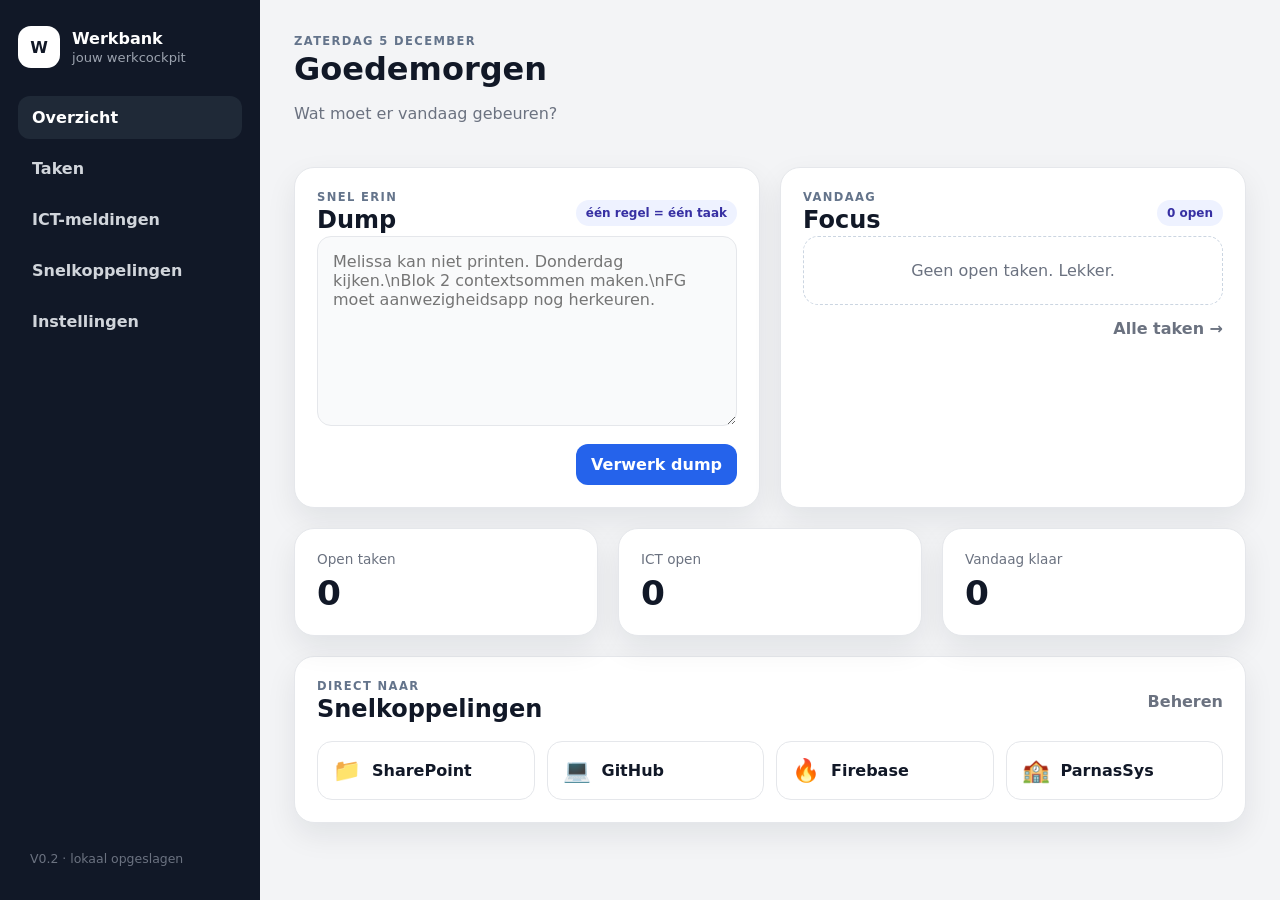
<file: index.html>
<!doctype html>
<html lang="nl">
<head>
  <meta charset="utf-8"><meta name="viewport" content="width=device-width,initial-scale=1"><meta name="theme-color" content="#111827">
  <title>Werkbank</title><link rel="manifest" href="manifest.webmanifest"><link rel="icon" href="icon.svg" type="image/svg+xml"><link rel="stylesheet" href="styles.css">
</head>
<body data-page="dashboard">
<div class="app-shell">
  <aside class="sidebar"><a class="brand" href="index.html"><div class="brand-mark">W</div><div><strong>Werkbank</strong><span>jouw werkcockpit</span></div></a><nav>
    <a class="nav-btn active" href="index.html">Overzicht</a><a class="nav-btn" href="taken.html">Taken</a><a class="nav-btn" href="ict.html">ICT-meldingen</a><a class="nav-btn" href="links.html">Snelkoppelingen</a><a class="nav-btn" href="instellingen.html">Instellingen</a>
  </nav><div class="sidebar-footer">V0.2 · lokaal opgeslagen</div></aside>
  <main>
    <header class="topbar"><div><p class="eyebrow" id="todayLabel"></p><h1 id="greeting">Goedemorgen</h1><p class="muted">Wat moet er vandaag gebeuren?</p></div><button id="installBtn" class="btn secondary hidden">Installeer app</button></header>
    <div class="grid two">
      <section class="card dump-card"><div class="section-heading"><div><p class="eyebrow">Snel erin</p><h2>Dump</h2></div><span class="pill">één regel = één taak</span></div><textarea id="dumpInput" placeholder="Melissa kan niet printen. Donderdag kijken.\nBlok 2 contextsommen maken.\nFG moet aanwezigheidsapp nog herkeuren."></textarea><div class="row end"><button id="dumpBtn" class="btn primary">Verwerk dump</button></div></section>
      <section class="card focus-card"><div class="section-heading"><div><p class="eyebrow">Vandaag</p><h2>Focus</h2></div><span id="openCount" class="pill"></span></div><div id="focusList" class="stack compact"></div><div class="row end"><a class="link-btn text-link" href="taken.html">Alle taken →</a></div></section>
    </div>
    <div class="grid three stats"><article class="stat card"><span>Open taken</span><strong id="statTasks">0</strong></article><article class="stat card"><span>ICT open</span><strong id="statIct">0</strong></article><article class="stat card"><span>Vandaag klaar</span><strong id="statDone">0</strong></article></div>
    <section class="card"><div class="section-heading"><div><p class="eyebrow">Direct naar</p><h2>Snelkoppelingen</h2></div><a class="link-btn text-link" href="links.html">Beheren</a></div><div id="quickLinks" class="quick-links"></div></section>
  </main>
</div>
<script src="app.js"></script></body></html>
</file>
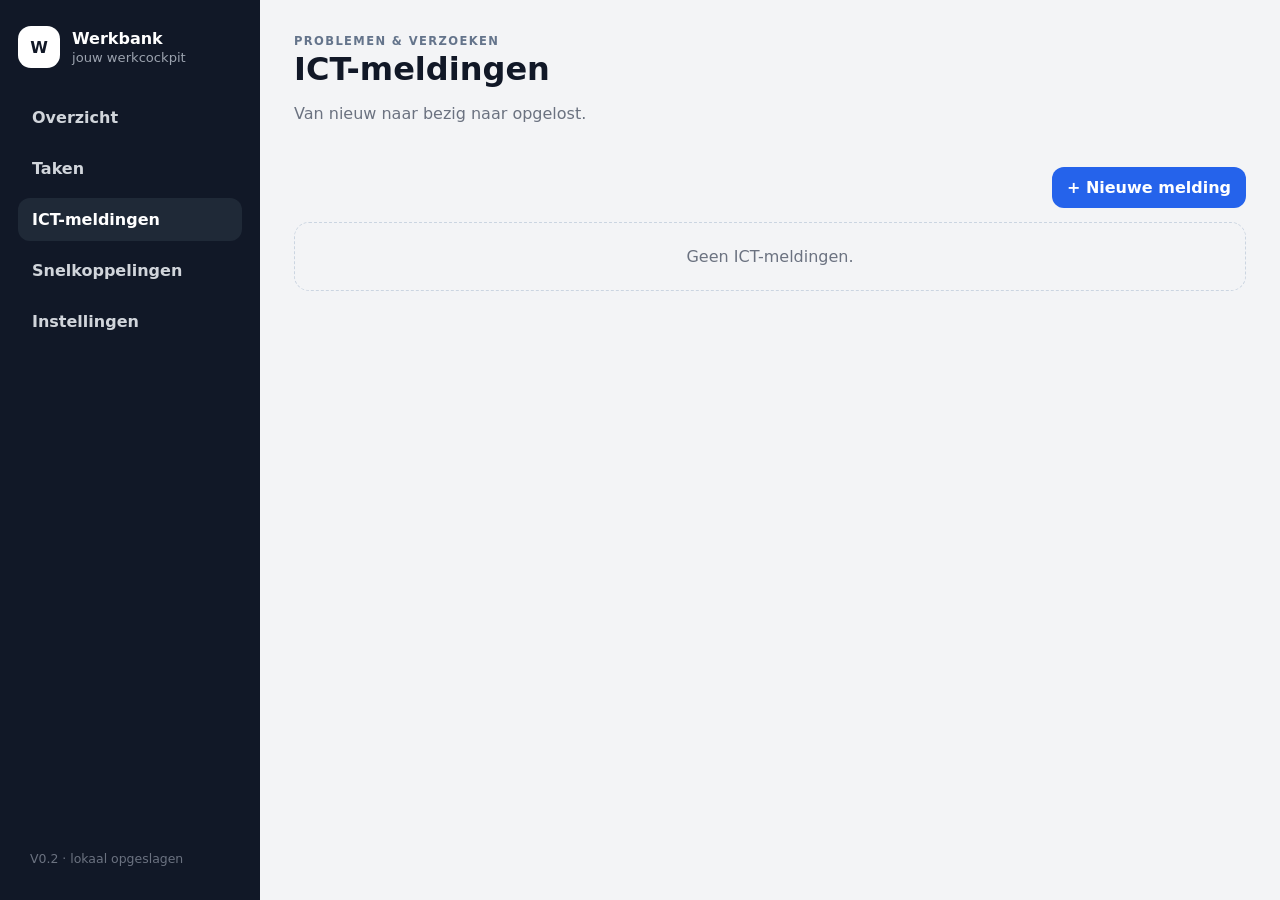
<file: ict.html>
<!doctype html>
<html lang="nl"><head><meta charset="utf-8"><meta name="viewport" content="width=device-width,initial-scale=1"><meta name="theme-color" content="#111827"><title>ICT-meldingen · Werkbank</title><link rel="manifest" href="manifest.webmanifest"><link rel="icon" href="icon.svg" type="image/svg+xml"><link rel="stylesheet" href="styles.css"></head>
<body data-page="ict"><div class="app-shell"><aside class="sidebar"><a class="brand" href="index.html"><div class="brand-mark">W</div><div><strong>Werkbank</strong><span>jouw werkcockpit</span></div></a><nav><a class="nav-btn" href="index.html">Overzicht</a><a class="nav-btn" href="taken.html">Taken</a><a class="nav-btn active" href="ict.html">ICT-meldingen</a><a class="nav-btn" href="links.html">Snelkoppelingen</a><a class="nav-btn" href="instellingen.html">Instellingen</a></nav><div class="sidebar-footer">V0.2 · lokaal opgeslagen</div></aside>
<main><header class="topbar"><div><p class="eyebrow">Problemen & verzoeken</p><h1>ICT-meldingen</h1><p class="muted">Van nieuw naar bezig naar opgelost.</p></div><button id="installBtn" class="btn secondary hidden">Installeer app</button></header><div class="page-heading"><div></div><button id="newIctBtn" class="btn primary">+ Nieuwe melding</button></div><div id="ictList" class="stack"></div></main></div>
<dialog id="itemDialog"><form method="dialog" id="itemForm"><div class="dialog-head"><h3 id="dialogTitle">Nieuwe ICT-melding</h3><button value="cancel" formnovalidate class="icon-btn">×</button></div><input type="hidden" id="formType" value="ict"><input type="hidden" id="formId"><label id="personWrap">Voor wie / locatie<input id="formPerson" maxlength="80"></label><label>Titel<input id="formTitle" required maxlength="120"></label><label>Prioriteit<select id="formPriority"><option value="normal">Normaal</option><option value="high">Hoog</option><option value="low">Laag</option></select></label><label>Notitie<textarea id="formNotes" rows="4"></textarea></label><div class="dialog-actions"><button value="cancel" formnovalidate class="btn secondary">Annuleren</button><button value="default" class="btn primary">Opslaan</button></div></form></dialog><script src="app.js"></script></body></html>
</file>
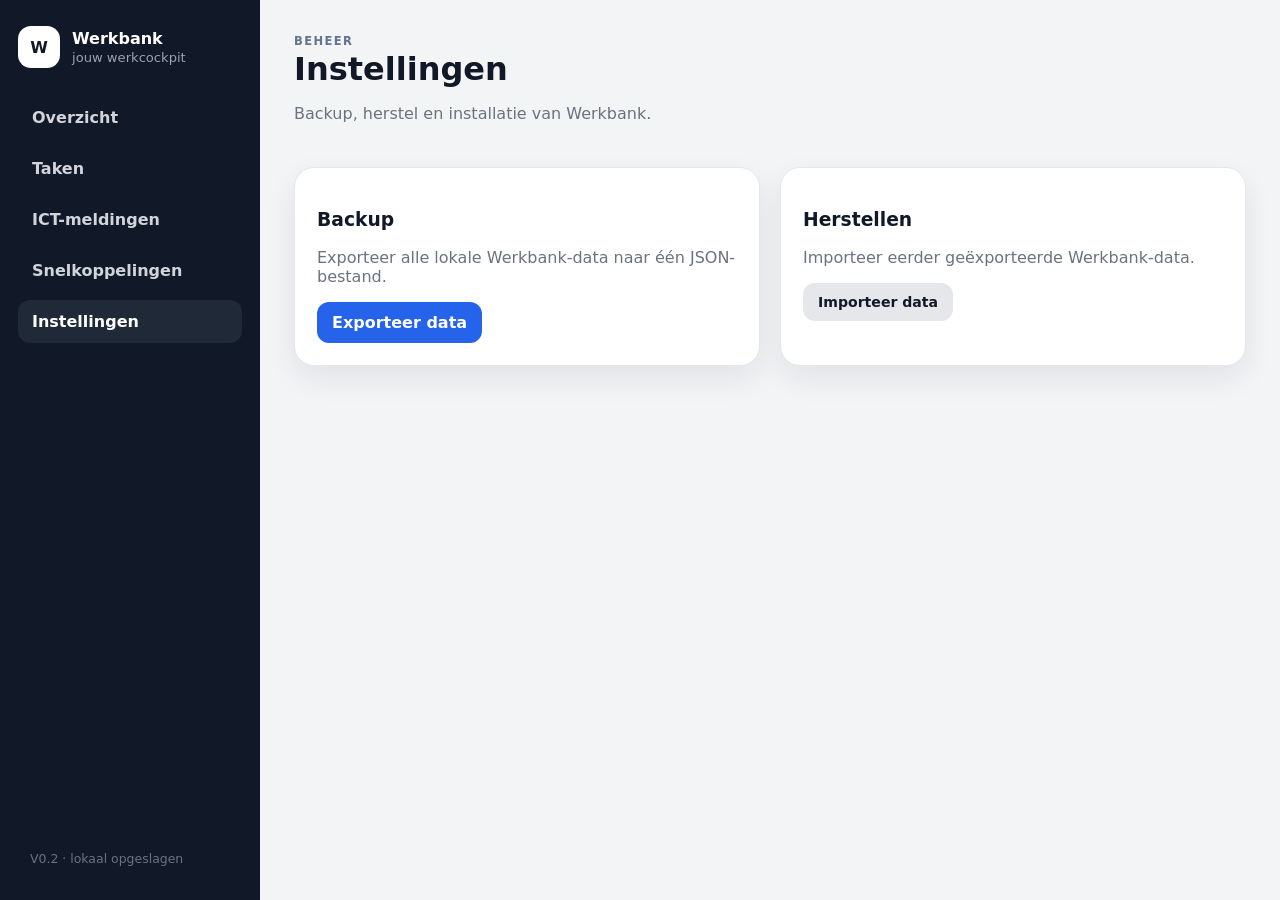
<file: instellingen.html>
<!doctype html>
<html lang="nl"><head><meta charset="utf-8"><meta name="viewport" content="width=device-width,initial-scale=1"><meta name="theme-color" content="#111827"><title>Instellingen · Werkbank</title><link rel="manifest" href="manifest.webmanifest"><link rel="icon" href="icon.svg" type="image/svg+xml"><link rel="stylesheet" href="styles.css"></head>
<body data-page="settings"><div class="app-shell"><aside class="sidebar"><a class="brand" href="index.html"><div class="brand-mark">W</div><div><strong>Werkbank</strong><span>jouw werkcockpit</span></div></a><nav><a class="nav-btn" href="index.html">Overzicht</a><a class="nav-btn" href="taken.html">Taken</a><a class="nav-btn" href="ict.html">ICT-meldingen</a><a class="nav-btn" href="links.html">Snelkoppelingen</a><a class="nav-btn active" href="instellingen.html">Instellingen</a></nav><div class="sidebar-footer">V0.2 · lokaal opgeslagen</div></aside>
<main><header class="topbar"><div><p class="eyebrow">Beheer</p><h1>Instellingen</h1><p class="muted">Backup, herstel en installatie van Werkbank.</p></div><button id="installBtn" class="btn secondary hidden">Installeer app</button></header><div class="grid two"><section class="card"><h3>Backup</h3><p class="muted">Exporteer alle lokale Werkbank-data naar één JSON-bestand.</p><button id="exportBtn" class="btn primary">Exporteer data</button></section><section class="card"><h3>Herstellen</h3><p class="muted">Importeer eerder geëxporteerde Werkbank-data.</p><label class="btn secondary file-btn">Importeer data<input id="importInput" type="file" accept="application/json" hidden></label></section></div></main></div><script src="app.js"></script></body></html>
</file>
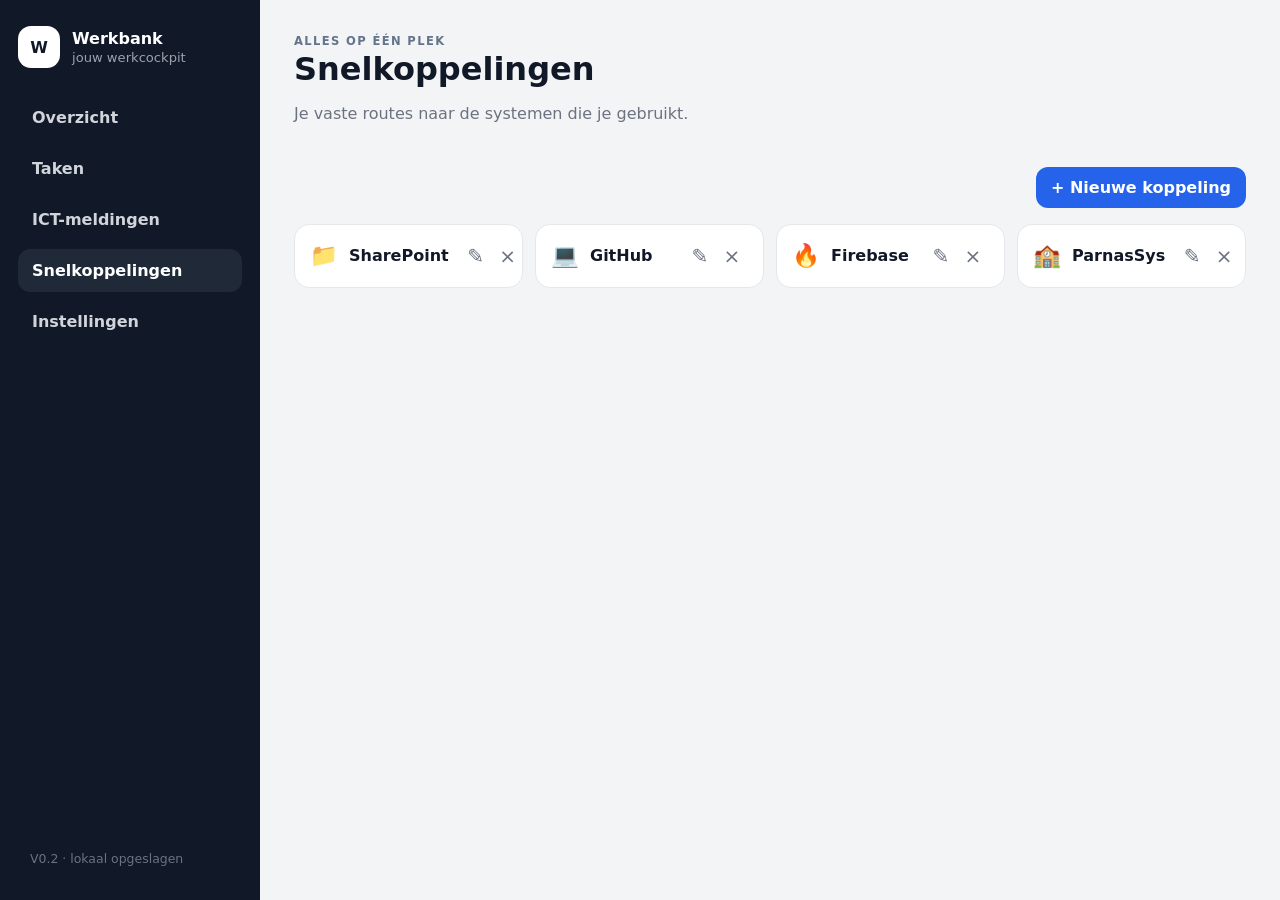
<file: links.html>
<!doctype html>
<html lang="nl"><head><meta charset="utf-8"><meta name="viewport" content="width=device-width,initial-scale=1"><meta name="theme-color" content="#111827"><title>Snelkoppelingen · Werkbank</title><link rel="manifest" href="manifest.webmanifest"><link rel="icon" href="icon.svg" type="image/svg+xml"><link rel="stylesheet" href="styles.css"></head>
<body data-page="links"><div class="app-shell"><aside class="sidebar"><a class="brand" href="index.html"><div class="brand-mark">W</div><div><strong>Werkbank</strong><span>jouw werkcockpit</span></div></a><nav><a class="nav-btn" href="index.html">Overzicht</a><a class="nav-btn" href="taken.html">Taken</a><a class="nav-btn" href="ict.html">ICT-meldingen</a><a class="nav-btn active" href="links.html">Snelkoppelingen</a><a class="nav-btn" href="instellingen.html">Instellingen</a></nav><div class="sidebar-footer">V0.2 · lokaal opgeslagen</div></aside>
<main><header class="topbar"><div><p class="eyebrow">Alles op één plek</p><h1>Snelkoppelingen</h1><p class="muted">Je vaste routes naar de systemen die je gebruikt.</p></div><button id="installBtn" class="btn secondary hidden">Installeer app</button></header><div class="page-heading"><div></div><button id="newLinkBtn" class="btn primary">+ Nieuwe koppeling</button></div><div id="linksList" class="quick-links manage"></div></main></div>
<dialog id="linkDialog"><form method="dialog" id="linkForm"><div class="dialog-head"><h3>Snelkoppeling</h3><button value="cancel" formnovalidate class="icon-btn">×</button></div><input type="hidden" id="linkId"><label>Naam<input id="linkName" required maxlength="50"></label><label>URL<input id="linkUrl" type="url" required placeholder="https://..."></label><label>Icoon / emoji<input id="linkIcon" maxlength="4" placeholder="🔗"></label><div class="dialog-actions"><button value="cancel" formnovalidate class="btn secondary">Annuleren</button><button value="default" class="btn primary">Opslaan</button></div></form></dialog><script src="app.js"></script></body></html>
</file>
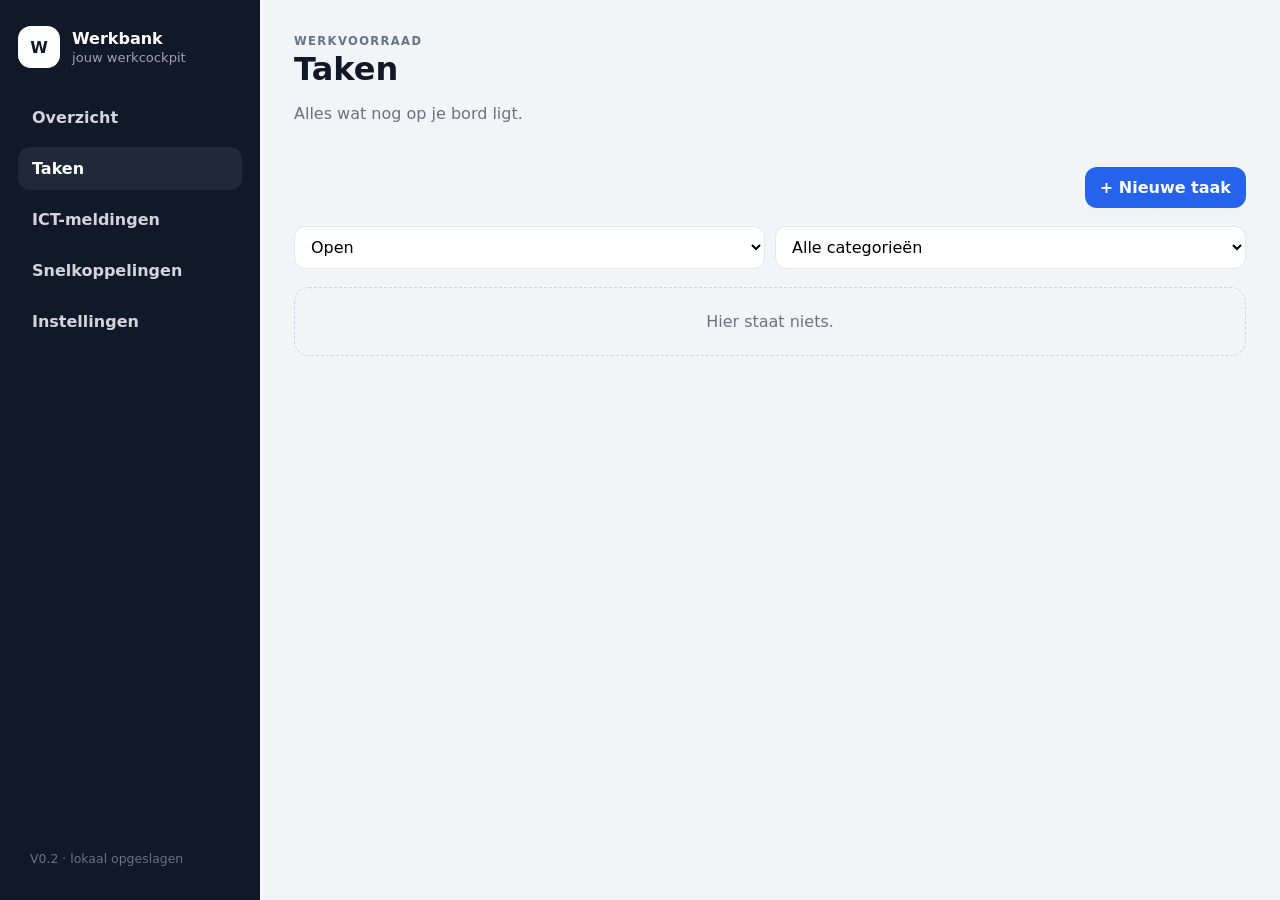
<file: taken.html>
<!doctype html>
<html lang="nl">
<head>
  <meta charset="utf-8"><meta name="viewport" content="width=device-width,initial-scale=1"><meta name="theme-color" content="#111827">
  <title>Taken · Werkbank</title><link rel="manifest" href="manifest.webmanifest"><link rel="icon" href="icon.svg" type="image/svg+xml"><link rel="stylesheet" href="styles.css">
</head>
<body data-page="tasks">
<div class="app-shell">
  <aside class="sidebar"><a class="brand" href="index.html"><div class="brand-mark">W</div><div><strong>Werkbank</strong><span>jouw werkcockpit</span></div></a><nav>
    <a class="nav-btn" href="index.html">Overzicht</a><a class="nav-btn active" href="taken.html">Taken</a><a class="nav-btn" href="ict.html">ICT-meldingen</a><a class="nav-btn" href="links.html">Snelkoppelingen</a><a class="nav-btn" href="instellingen.html">Instellingen</a>
  </nav><div class="sidebar-footer">V0.2 · lokaal opgeslagen</div></aside>
  <main><header class="topbar"><div><p class="eyebrow">Werkvoorraad</p><h1>Taken</h1><p class="muted">Alles wat nog op je bord ligt.</p></div><button id="installBtn" class="btn secondary hidden">Installeer app</button></header>
    <div class="page-heading"><div></div><button id="newTaskBtn" class="btn primary">+ Nieuwe taak</button></div>
    <div class="toolbar"><select id="taskFilter"><option value="open">Open</option><option value="all">Alles</option><option value="done">Afgerond</option></select><select id="categoryFilter"><option value="all">Alle categorieën</option><option>ICT</option><option>Onderwijs</option><option>Project</option><option>Administratie</option><option>Overig</option></select></div>
    <div id="taskList" class="stack"></div>
  </main>
</div>
<dialog id="itemDialog"><form method="dialog" id="itemForm"><div class="dialog-head"><h3 id="dialogTitle">Nieuwe taak</h3><button value="cancel" formnovalidate class="icon-btn">×</button></div><input type="hidden" id="formType" value="task"><input type="hidden" id="formId"><label>Titel<input id="formTitle" required maxlength="120"></label><div class="grid two form-grid"><label id="categoryWrap">Categorie<select id="formCategory"><option>ICT</option><option>Onderwijs</option><option>Project</option><option>Administratie</option><option>Overig</option></select></label><label>Prioriteit<select id="formPriority"><option value="normal">Normaal</option><option value="high">Hoog</option><option value="low">Laag</option></select></label></div><label id="dateWrap">Deadline<input id="formDate" type="date"></label><label>Notitie<textarea id="formNotes" rows="4"></textarea></label><div class="dialog-actions"><button value="cancel" formnovalidate class="btn secondary">Annuleren</button><button value="default" class="btn primary">Opslaan</button></div></form></dialog>
<script src="app.js"></script></body></html>
</file>
<file: styles.css>
:root{--bg:#f3f4f6;--panel:#fff;--ink:#111827;--muted:#6b7280;--line:#e5e7eb;--accent:#2563eb;--accent2:#1d4ed8;--success:#059669;--warn:#d97706;--danger:#dc2626;--shadow:0 12px 30px rgba(17,24,39,.08)}*{box-sizing:border-box}body{margin:0;font-family:Inter,ui-sans-serif,system-ui,-apple-system,BlinkMacSystemFont,"Segoe UI",sans-serif;background:var(--bg);color:var(--ink)}button,input,select,textarea{font:inherit}.app-shell{min-height:100vh;display:grid;grid-template-columns:260px 1fr}.sidebar{position:sticky;top:0;height:100vh;background:#111827;color:#fff;padding:26px 18px;display:flex;flex-direction:column}.brand{display:flex;gap:12px;align-items:center;margin-bottom:28px;text-decoration:none;color:inherit}.brand-mark{width:42px;height:42px;border-radius:13px;background:#fff;color:#111827;display:grid;place-items:center;font-weight:800}.brand strong,.brand span{display:block}.brand span{font-size:.82rem;color:#9ca3af;margin-top:2px}nav{display:grid;gap:8px}.nav-btn{appearance:none;border:0;background:transparent;color:#d1d5db;padding:12px 14px;border-radius:12px;text-align:left;cursor:pointer;font-weight:650;text-decoration:none;display:block}.nav-btn:hover,.nav-btn.active{background:#1f2937;color:#fff}.sidebar-footer{margin-top:auto;color:#6b7280;font-size:.78rem;padding:8px 12px}main{padding:34px;max-width:1500px;width:100%;margin:0 auto}.topbar,.page-heading,.section-heading,.row{display:flex;align-items:center;justify-content:space-between;gap:16px}.topbar{margin-bottom:28px}.topbar h1,.page-heading h2,.section-heading h2{margin:.12rem 0}.eyebrow{text-transform:uppercase;letter-spacing:.12em;font-size:.72rem;font-weight:800;color:#64748b;margin:0}.muted{color:var(--muted)}.grid{display:grid;gap:20px}.grid.two{grid-template-columns:repeat(2,minmax(0,1fr))}.grid.three{grid-template-columns:repeat(3,minmax(0,1fr))}.card{background:var(--panel);border:1px solid var(--line);border-radius:20px;padding:22px;box-shadow:var(--shadow)}.dump-card textarea{width:100%;min-height:190px;border:1px solid var(--line);border-radius:14px;padding:15px;resize:vertical;background:#f9fafb;outline:none}.dump-card textarea:focus,input:focus,select:focus,textarea:focus{border-color:#93c5fd;box-shadow:0 0 0 3px rgba(37,99,235,.1)}.row.end{justify-content:flex-end;margin-top:14px}.btn{border:0;border-radius:12px;padding:11px 15px;cursor:pointer;font-weight:750}.btn.primary{background:var(--accent);color:#fff}.btn.primary:hover{background:var(--accent2)}.btn.secondary{background:#e5e7eb;color:#111827}.hidden{display:none!important}.pill{display:inline-flex;align-items:center;border-radius:999px;padding:6px 10px;background:#eef2ff;color:#3730a3;font-size:.75rem;font-weight:750}.stats{margin:20px 0}.stat span{display:block;color:var(--muted);font-size:.85rem}.stat strong{font-size:2.15rem;display:block;margin-top:6px}.stack{display:grid;gap:12px}.stack.compact{gap:8px}.item{border:1px solid var(--line);border-radius:15px;padding:14px 16px;background:#fff;display:grid;grid-template-columns:auto 1fr auto;gap:12px;align-items:start}.item-main strong{display:block}.item-meta{display:flex;gap:8px;flex-wrap:wrap;margin-top:6px;color:var(--muted);font-size:.78rem}.item-actions{display:flex;gap:5px}.icon-btn,.link-btn{border:0;background:transparent;cursor:pointer;color:var(--muted)}.link-btn{text-decoration:none}.text-link{font-weight:700}.icon-btn{width:32px;height:32px;border-radius:9px;font-size:1.25rem}.icon-btn:hover{background:#f3f4f6;color:#111827}.check{width:20px;height:20px;margin-top:2px}.done .item-main{opacity:.55;text-decoration:line-through}.priority-high{border-left:4px solid var(--danger)}.priority-low{border-left:4px solid #94a3b8}.toolbar{display:flex;gap:10px;margin:18px 0}.toolbar select,dialog input,dialog select,dialog textarea{border:1px solid var(--line);border-radius:11px;padding:10px 12px;background:#fff;width:100%}.quick-links{display:grid;grid-template-columns:repeat(4,minmax(0,1fr));gap:12px;margin-top:16px}.quick-link{display:flex;align-items:center;gap:11px;text-decoration:none;color:inherit;border:1px solid var(--line);border-radius:15px;padding:15px;background:#fff}.quick-link:hover{border-color:#bfdbfe;transform:translateY(-1px)}.quick-link-main{display:flex;align-items:center;gap:11px;text-decoration:none;color:inherit;flex:1}.quick-icon{font-size:1.4rem}.manage .quick-link{position:relative}.manage .link-controls{margin-left:auto;display:flex}.page-heading{margin-bottom:14px}dialog{border:0;border-radius:20px;padding:0;width:min(560px,calc(100% - 28px));box-shadow:0 30px 80px rgba(0,0,0,.25)}dialog::backdrop{background:rgba(15,23,42,.45)}dialog form{padding:22px;display:grid;gap:14px}.dialog-head,.dialog-actions{display:flex;align-items:center;justify-content:space-between;gap:10px}.dialog-head h3{margin:0}.dialog-actions{justify-content:flex-end;margin-top:5px}label{display:grid;gap:6px;font-weight:650;font-size:.88rem}.form-grid{gap:12px}.file-btn{display:inline-block;width:max-content}.empty{padding:24px;border:1px dashed #cbd5e1;border-radius:15px;text-align:center;color:var(--muted)}@media(max-width:900px){.app-shell{grid-template-columns:1fr}.sidebar{height:auto;position:static;padding:12px 14px;flex-direction:row;align-items:center;overflow-x:auto}.brand{margin:0 8px 0 0}.brand span,.sidebar-footer{display:none}.brand-mark{width:36px;height:36px}.sidebar nav{display:flex;gap:6px}.nav-btn{white-space:nowrap;padding:9px 11px}.grid.two,.grid.three{grid-template-columns:1fr}.quick-links{grid-template-columns:repeat(2,minmax(0,1fr))}main{padding:22px 16px}.topbar{align-items:flex-start}}@media(max-width:520px){.brand>div:last-child{display:none}.quick-links{grid-template-columns:1fr}.item{grid-template-columns:auto 1fr}.item-actions{grid-column:2}.topbar{display:block}.topbar #installBtn{margin-top:12px}.toolbar{display:grid}}
</file>
